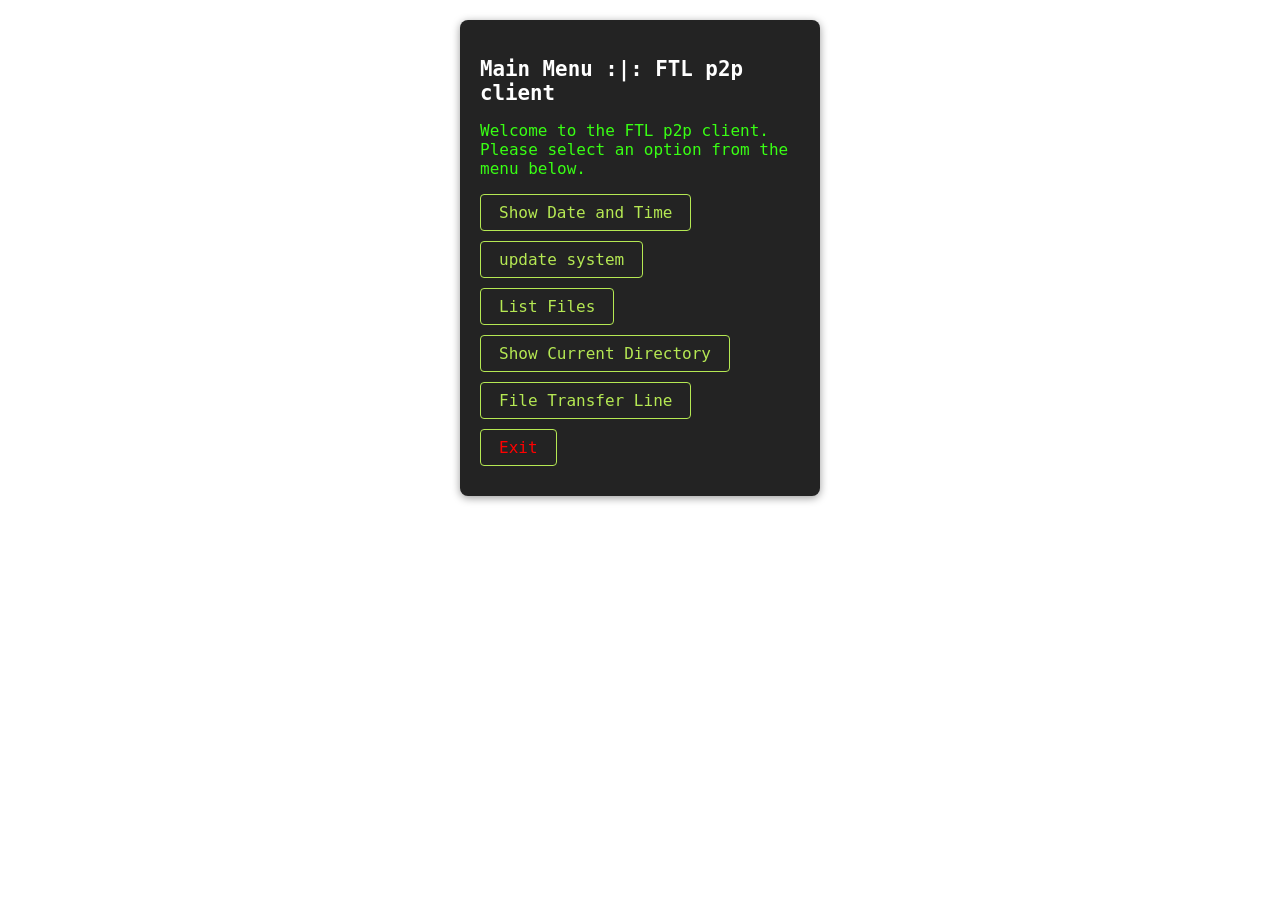
<file: index.html>
<!DOCTYPE html>
<html lang="en">
<head>
    <meta charset="UTF-8">
    <meta name="viewport" content="width=device-width, initial-scale=1.0">
    <link rel="stylesheet" href="styles.css">
    <title>FTL peer 2 peer client</title>
</head>
<body>
    
<div class="bash-menu">
  <h2>Main Menu :|: FTL p2p client</h2>
<p style="color: #39FF14;">
    Welcome to the FTL p2p client. Please select an option from the menu below.
</p>
  <ul>
    <li><button onclick="alert('Current Date and Time: ' + new Date())">Show Date and Time</button></li>
    <li><button onclick="alert('Updating System Now ...')">update system</button></li>
    <li><button onclick="alert('Listing files...')">List Files</button></li>
    <li><button onclick="alert('Current Directory: /home/user')">Show Current Directory</button></li>
    <li><button onclick="alert('FTL  Directory: /home/FileTransferLine')">File Transfer Line </button></li>
    <li><button style="color: red;" onclick="alert('Exiting...')">Exit</button></li>
  </ul>
</div>

</body>
</html>
</file>
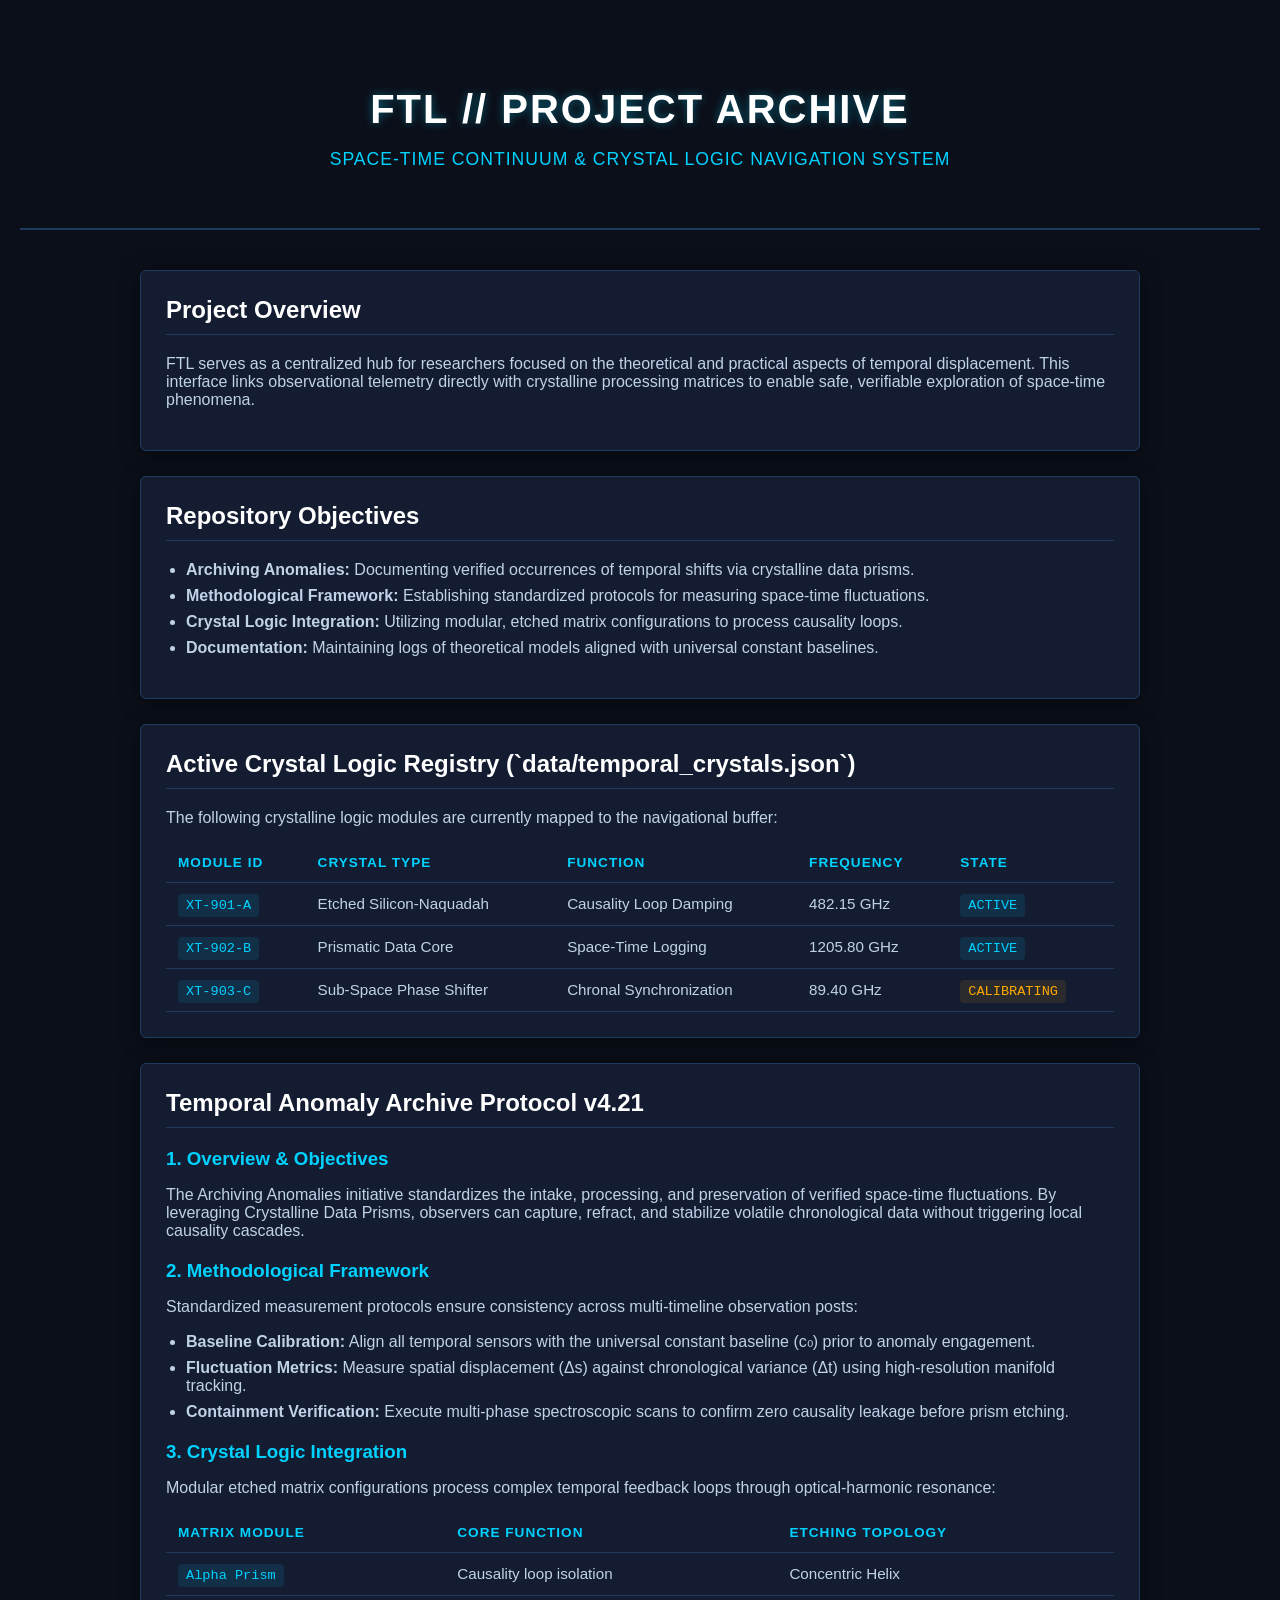
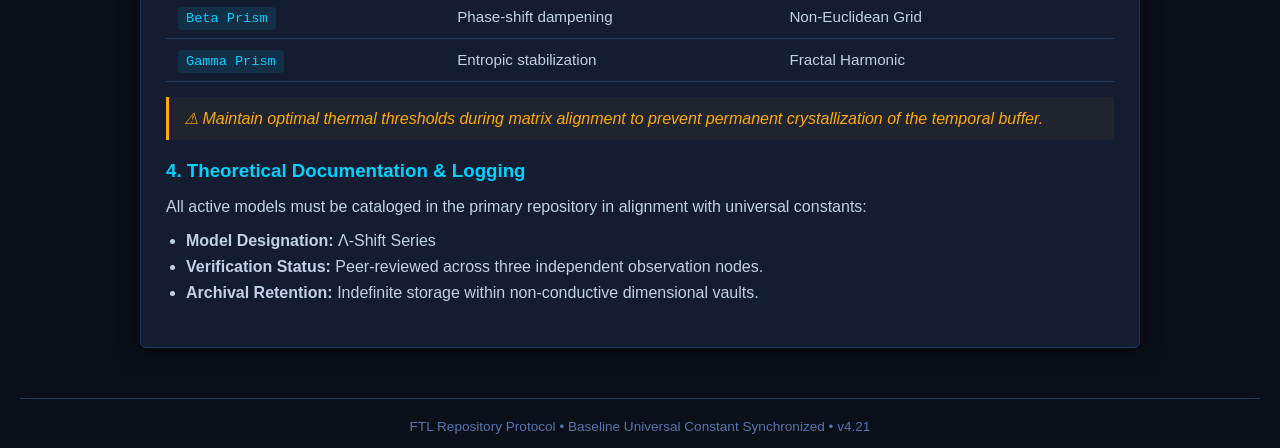
<file: DATA/index.html>
<!DOCTYPE html>
<html lang="en">
<head>
    <meta charset="UTF-8">
    <meta name="viewport" content="width=device-width, initial-scale=1.0">
    <title>FTL // Space-Time & Crystal Logic Registry</title>
    <style>
        :root {
            --bg-color: #0b0f19;
            --panel-bg: #131c31;
            --accent-glow: #00d2ff;
            --text-main: #c0d2e8;
            --text-bright: #ffffff;
            --warning-amber: #ffaa00;
            --border-color: #1f3a5f;
        }

        body {
            font-family: 'Segoe UI', Tahoma, Geneva, Verdana, sans-serif;
            background-color: var(--bg-color);
            color: var(--text-main);
            margin: 0;
            padding: 20px;
        }

        header {
            text-align: center;
            padding: 40px 20px;
            border-bottom: 2px solid var(--border-color);
        }

        h1 {
            color: var(--text-bright);
            font-size: 2.5rem;
            letter-spacing: 2px;
            margin-bottom: 10px;
            text-shadow: 0 0 10px rgba(0, 210, 255, 0.4);
        }

        p.subtitle {
            color: var(--accent-glow);
            font-size: 1.1rem;
            text-transform: uppercase;
            letter-spacing: 1px;
        }

        .container {
            max-width: 1000px;
            margin: 40px auto;
        }

        .card {
            background-color: var(--panel-bg);
            border: 1px solid var(--border-color);
            border-radius: 6px;
            padding: 25px;
            margin-bottom: 25px;
            box-shadow: 0 4px 20px rgba(0, 0, 0, 0.5);
        }

        h2 {
            color: var(--text-bright);
            border-bottom: 1px solid var(--border-color);
            padding-bottom: 10px;
            margin-top: 0;
        }

        h3 {
            color: var(--accent-glow);
            margin-top: 20px;
            margin-bottom: 10px;
        }

        ul {
            padding-left: 20px;
        }

        li {
            margin-bottom: 8px;
        }

        table {
            width: 100%;
            border-collapse: collapse;
            margin-top: 15px;
        }

        th, td {
            padding: 12px;
            text-align: left;
            border-bottom: 1px solid var(--border-color);
        }

        th {
            color: var(--accent-glow);
            text-transform: uppercase;
            font-size: 0.85rem;
            letter-spacing: 1px;
        }

        td {
            font-size: 0.95rem;
        }

        .badge {
            background-color: rgba(0, 210, 255, 0.1);
            color: var(--accent-glow);
            padding: 4px 8px;
            border-radius: 4px;
            font-family: monospace;
            font-size: 0.85rem;
        }

        .badge-warning {
            background-color: rgba(255, 170, 0, 0.1);
            color: var(--warning-amber);
        }

        .protocol-section {
            margin-bottom: 20px;
        }

        .protocol-note {
            background-color: rgba(255, 170, 0, 0.05);
            border-left: 3px solid var(--warning-amber);
            padding: 12px 15px;
            margin: 15px 0;
            font-style: italic;
            color: var(--warning-amber);
        }

        footer {
            text-align: center;
            margin-top: 50px;
            color: #5577aa;
            font-size: 0.85rem;
            border-top: 1px solid var(--border-color);
            padding-top: 20px;
        }
    </style>
</head>
<body>

    <header>
        <h1>FTL // PROJECT ARCHIVE</h1>
        <p class="subtitle">Space-Time Continuum & Crystal Logic Navigation System</p>
    </header>

    <div class="container">
        
        <!-- Overview Section -->
        <div class="card">
            <h2>Project Overview</h2>
            <p>FTL serves as a centralized hub for researchers focused on the theoretical and practical aspects of temporal displacement. This interface links observational telemetry directly with crystalline processing matrices to enable safe, verifiable exploration of space-time phenomena.</p>
        </div>

        <!-- Repository Objectives -->
        <div class="card">
            <h2>Repository Objectives</h2>
            <ul>
                <li><strong>Archiving Anomalies:</strong> Documenting verified occurrences of temporal shifts via crystalline data prisms.</li>
                <li><strong>Methodological Framework:</strong> Establishing standardized protocols for measuring space-time fluctuations.</li>
                <li><strong>Crystal Logic Integration:</strong> Utilizing modular, etched matrix configurations to process causality loops.</li>
                <li><strong>Documentation:</strong> Maintaining logs of theoretical models aligned with universal constant baselines.</li>
            </ul>
        </div>

        <!-- Crystal Logic Matrix Registry -->
        <div class="card">
            <h2>Active Crystal Logic Registry (`data/temporal_crystals.json`)</h2>
            <p>The following crystalline logic modules are currently mapped to the navigational buffer:</p>
            <table>
                <thead>
                    <tr>
                        <th>Module ID</th>
                        <th>Crystal Type</th>
                        <th>Function</th>
                        <th>Frequency</th>
                        <th>State</th>
                    </tr>
                </thead>
                <tbody>
                    <tr>
                        <td><span class="badge">XT-901-A</span></td>
                        <td>Etched Silicon-Naquadah</td>
                        <td>Causality Loop Damping</td>
                        <td>482.15 GHz</td>
                        <td><span class="badge">ACTIVE</span></td>
                    </tr>
                    <tr>
                        <td><span class="badge">XT-902-B</span></td>
                        <td>Prismatic Data Core</td>
                        <td>Space-Time Logging</td>
                        <td>1205.80 GHz</td>
                        <td><span class="badge">ACTIVE</span></td>
                    </tr>
                    <tr>
                        <td><span class="badge">XT-903-C</span></td>
                        <td>Sub-Space Phase Shifter</td>
                        <td>Chronal Synchronization</td>
                        <td>89.40 GHz</td>
                        <td><span class="badge badge-warning">CALIBRATING</span></td>
                    </tr>
                </tbody>
            </table>
        </div>

        <!-- Temporal Anomaly Archive Protocol v4.21 -->
        <div class="card">
            <h2>Temporal Anomaly Archive Protocol v4.21</h2>

            <div class="protocol-section">
                <h3>1. Overview & Objectives</h3>
                <p>The Archiving Anomalies initiative standardizes the intake, processing, and preservation of verified space-time fluctuations. By leveraging Crystalline Data Prisms, observers can capture, refract, and stabilize volatile chronological data without triggering local causality cascades.</p>
            </div>

            <div class="protocol-section">
                <h3>2. Methodological Framework</h3>
                <p>Standardized measurement protocols ensure consistency across multi-timeline observation posts:</p>
                <ul>
                    <li><strong>Baseline Calibration:</strong> Align all temporal sensors with the universal constant baseline (c₀) prior to anomaly engagement.</li>
                    <li><strong>Fluctuation Metrics:</strong> Measure spatial displacement (Δs) against chronological variance (Δt) using high-resolution manifold tracking.</li>
                    <li><strong>Containment Verification:</strong> Execute multi-phase spectroscopic scans to confirm zero causality leakage before prism etching.</li>
                </ul>
            </div>

            <div class="protocol-section">
                <h3>3. Crystal Logic Integration</h3>
                <p>Modular etched matrix configurations process complex temporal feedback loops through optical-harmonic resonance:</p>
                <table>
                    <thead>
                        <tr>
                            <th>Matrix Module</th>
                            <th>Core Function</th>
                            <th>Etching Topology</th>
                        </tr>
                    </thead>
                    <tbody>
                        <tr>
                            <td><span class="badge">Alpha Prism</span></td>
                            <td>Causality loop isolation</td>
                            <td>Concentric Helix</td>
                        </tr>
                        <tr>
                            <td><span class="badge">Beta Prism</span></td>
                            <td>Phase-shift dampening</td>
                            <td>Non-Euclidean Grid</td>
                        </tr>
                        <tr>
                            <td><span class="badge">Gamma Prism</span></td>
                            <td>Entropic stabilization</td>
                            <td>Fractal Harmonic</td>
                        </tr>
                    </tbody>
                </table>
                <div class="protocol-note">
                    ⚠ Maintain optimal thermal thresholds during matrix alignment to prevent permanent crystallization of the temporal buffer.
                </div>
            </div>

            <div class="protocol-section">
                <h3>4. Theoretical Documentation & Logging</h3>
                <p>All active models must be cataloged in the primary repository in alignment with universal constants:</p>
                <ul>
                    <li><strong>Model Designation:</strong> Λ-Shift Series</li>
                    <li><strong>Verification Status:</strong> Peer-reviewed across three independent observation nodes.</li>
                    <li><strong>Archival Retention:</strong> Indefinite storage within non-conductive dimensional vaults.</li>
                </ul>
            </div>

        </div>

    </div>

    <footer>
        FTL Repository Protocol &bull; Baseline Universal Constant Synchronized &bull; v4.21
    </footer>

</body>
</html>
</file>
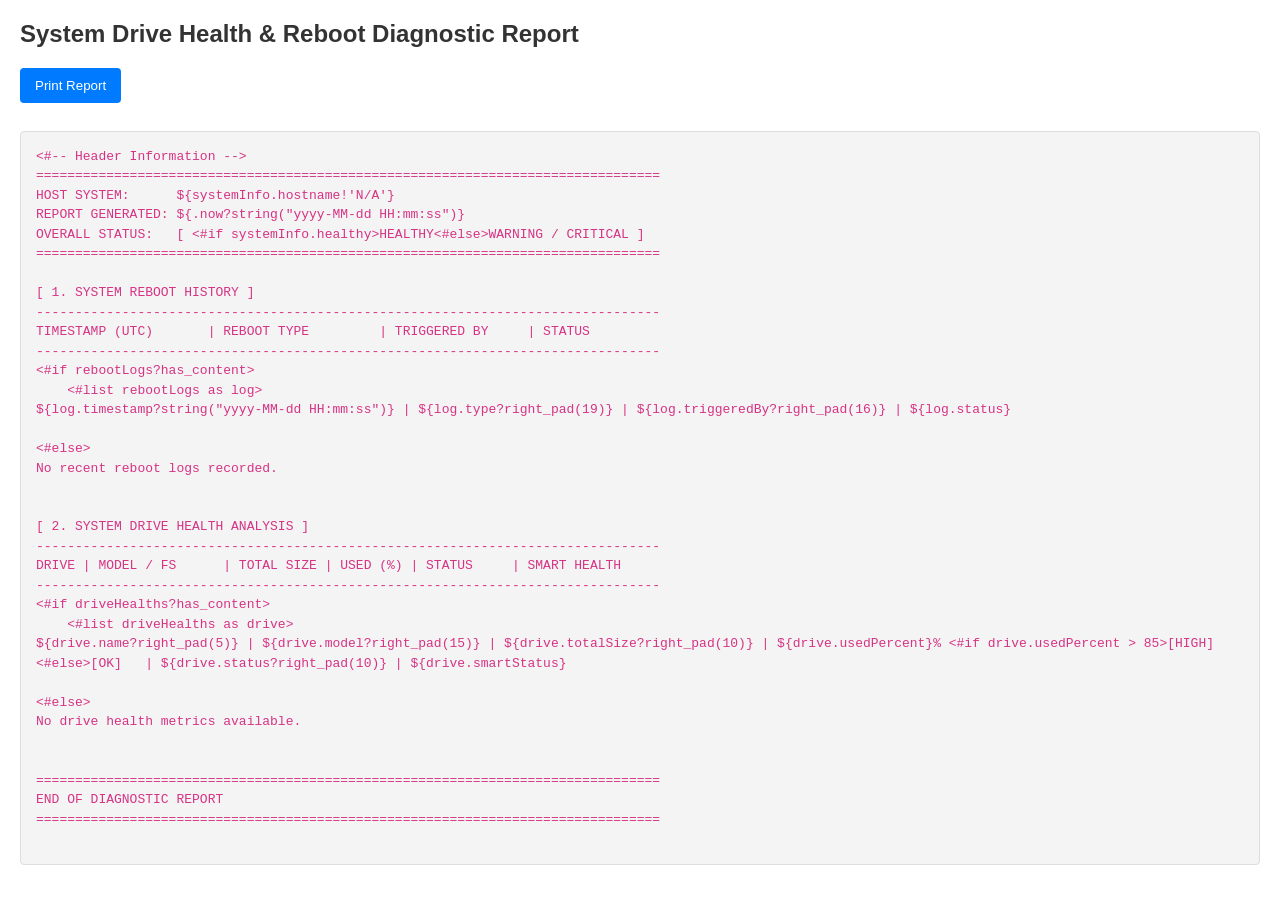
<file: DATA/precode.html>
<!DOCTYPE html>
<html lang="en">
<head>
    <meta charset="UTF-8">
    <title>System Drive Health & Reboot Analysis</title>
    <style>
        /* CSS optimized for screen viewing and clean paper print-outs */
        body {
            font-family: Arial, sans-serif;
            color: #333;
            margin: 20px;
        }
        pre {
            background-color: #f4f4f4;
            border: 1px solid #ddd;
            border-radius: 4px;
            padding: 15px;
            font-family: "Courier New", Courier, monospace;
            font-size: 13px;
            line-height: 1.5;
            white-space: pre-wrap; /* Wraps long lines nicely on print */
            word-wrap: break-word;
        }
        code {
            color: #d63384;
        }
        .print-btn {
            margin-bottom: 15px;
            padding: 10px 15px;
            background-color: #007bff;
            color: white;
            border: none;
            border-radius: 4px;
            cursor: pointer;
        }
        .print-btn:hover {
            background-color: #0056b3;
        }
        @media print {
            .print-btn {
                display: none; /* Hide button when printing */
            }
            pre {
                background-color: transparent !important;
                border: none;
                padding: 0;
            }
        }
    </style>
</head>
<body>

    <h2>System Drive Health & Reboot Diagnostic Report</h2>
    <button class="print-btn" onclick="window.print()">Print Report</button>

    <pre><code><#-- Header Information -->
================================================================================
HOST SYSTEM:      ${systemInfo.hostname!'N/A'}
REPORT GENERATED: ${.now?string("yyyy-MM-dd HH:mm:ss")}
OVERALL STATUS:   [ <#if systemInfo.healthy>HEALTHY<#else>WARNING / CRITICAL</#if> ]
================================================================================

[ 1. SYSTEM REBOOT HISTORY ]
--------------------------------------------------------------------------------
TIMESTAMP (UTC)       | REBOOT TYPE         | TRIGGERED BY     | STATUS
--------------------------------------------------------------------------------
<#if rebootLogs?has_content>
    <#list rebootLogs as log>
${log.timestamp?string("yyyy-MM-dd HH:mm:ss")} | ${log.type?right_pad(19)} | ${log.triggeredBy?right_pad(16)} | ${log.status}
    </#list>
<#else>
No recent reboot logs recorded.
</#if>

[ 2. SYSTEM DRIVE HEALTH ANALYSIS ]
--------------------------------------------------------------------------------
DRIVE | MODEL / FS      | TOTAL SIZE | USED (%) | STATUS     | SMART HEALTH
--------------------------------------------------------------------------------
<#if driveHealths?has_content>
    <#list driveHealths as drive>
${drive.name?right_pad(5)} | ${drive.model?right_pad(15)} | ${drive.totalSize?right_pad(10)} | ${drive.usedPercent}% <#if drive.usedPercent > 85>[HIGH]<#else>[OK]  </#if> | ${drive.status?right_pad(10)} | ${drive.smartStatus}
    </#list>
<#else>
No drive health metrics available.
</#if>

================================================================================
END OF DIAGNOSTIC REPORT
================================================================================
    </code></pre>

</body>
</html>
</file>
<file: styles.css>
/* CSS for Bash-style Menu */
.bash-menu {
    background: #232323;
    color: #b5e853;
    font-family: 'Fira Mono', 'Consolas', monospace;
    padding: 20px;
    border-radius: 8px;
    width: 320px;
    margin: 20px auto;
    box-shadow: 0 2px 8px rgba(0,0,0,0.4);
}
.bash-menu h2 {
    color: #fff;
    margin-bottom: 16px;
    font-size: 1.3em;
}
.bash-menu ul {
    list-style: none;
    padding: 0;
    margin: 0;
}
.bash-menu li {
    margin: 10px 0;
}
.bash-menu button {
    background: #232323;
    color: #b5e853;
    border: 1px solid #b5e853;
    padding: 8px 18px;
    border-radius: 4px;
    font-family: inherit;
    font-size: 1em;
    cursor: pointer;
    transition: background 0.2s, color 0.2s;
}
.bash-menu button:hover {
    background: #b5e853;
    color: #232323;
}
/* CSS for Bash-style Menu */
.bash-menu {
    background: #232323;
    color: #b5e853;
    font-family: 'Fira Mono', 'Consolas', monospace;
    padding: 20px;
    border-radius: 8px;
    width: 320px;
    margin: 20px auto;
    box-shadow: 0 2px 8px rgba(0,0,0,0.4);
}
.bash-menu h2 {
    color: #fff;
    margin-bottom: 16px;
    font-size: 1.3em;
}
.bash-menu ul {
    list-style: none;
    padding: 0;
    margin: 0;
}
.bash-menu li {
    margin: 10px 0;
}
.bash-menu button {
    background: #232323;
    color: #b5e853;
    border: 1px solid #b5e853;
    padding: 8px 18px;
    border-radius: 4px;
    font-family: inherit;
    font-size: 1em;
    cursor: pointer;
    transition: background 0.2s, color 0.2s;
}
.bash-menu button:hover {
    background: #b5e853;
    color: #232323;
}
</file>
